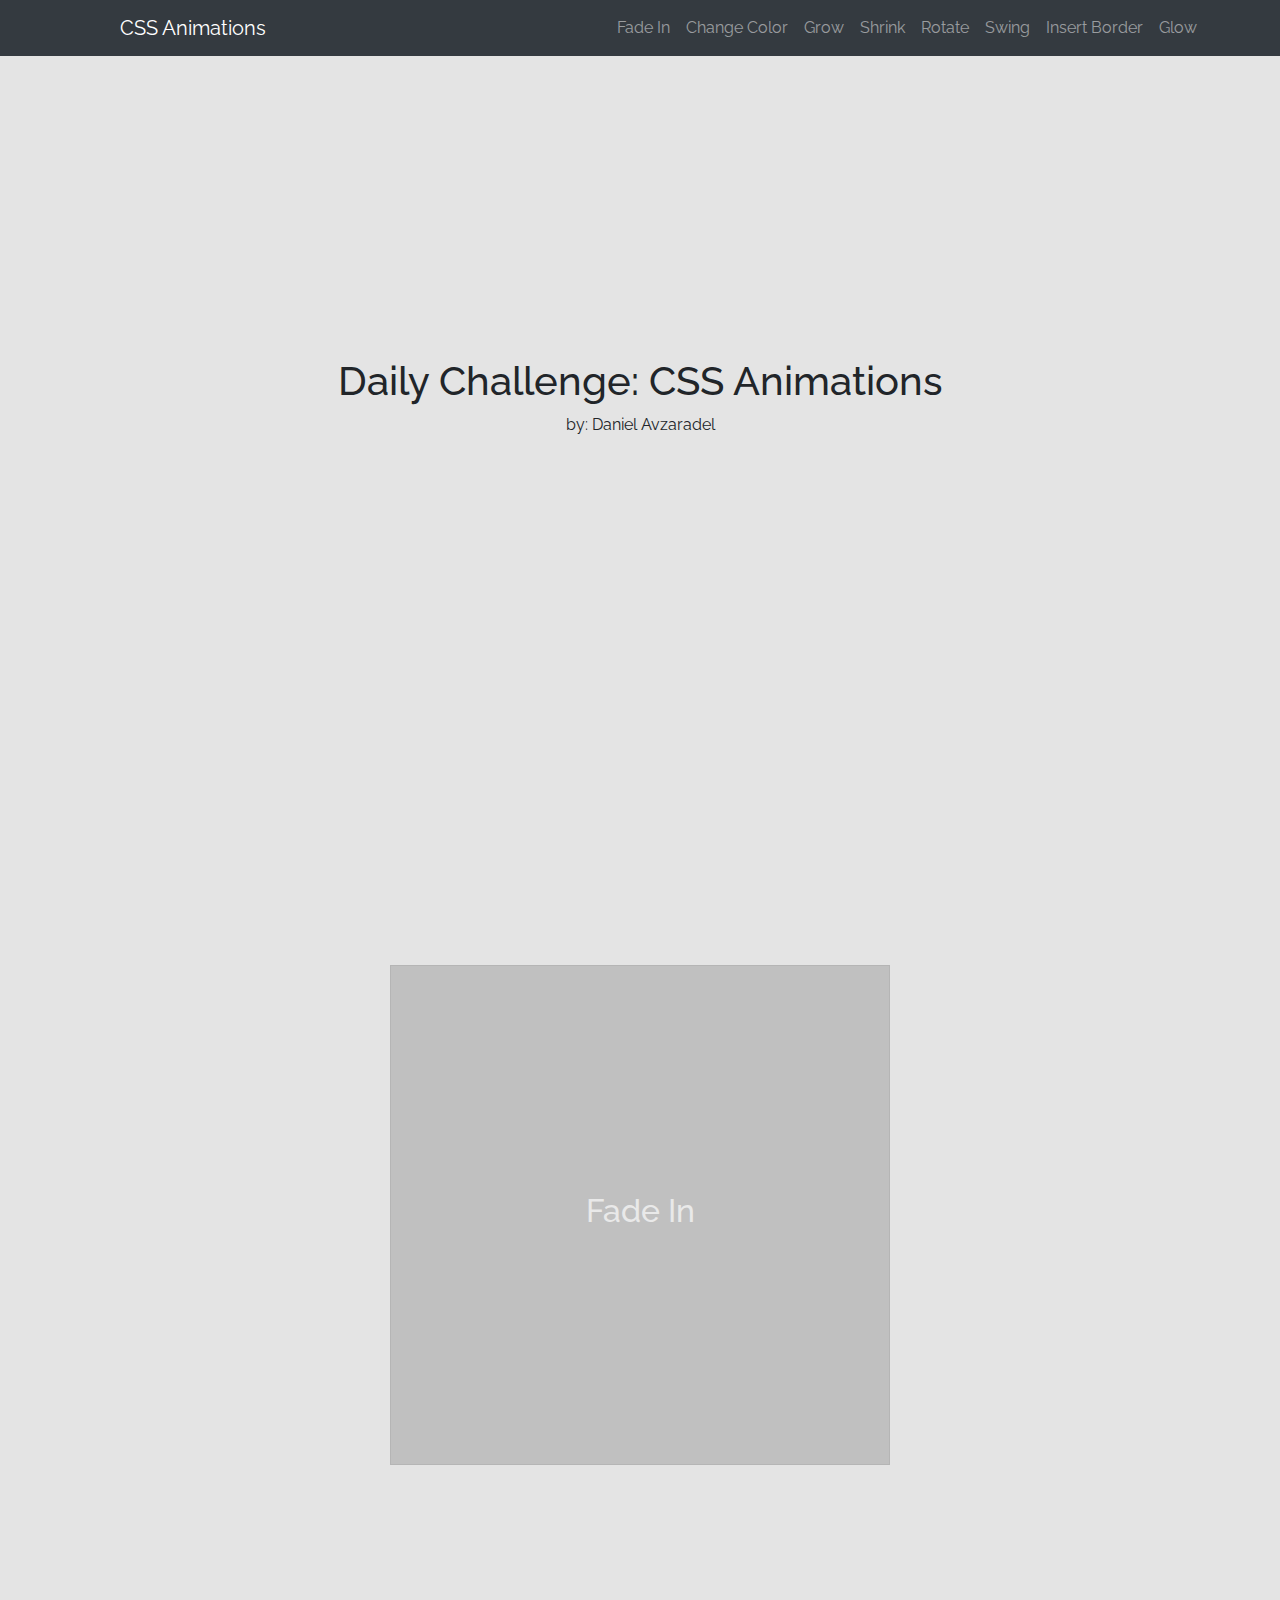
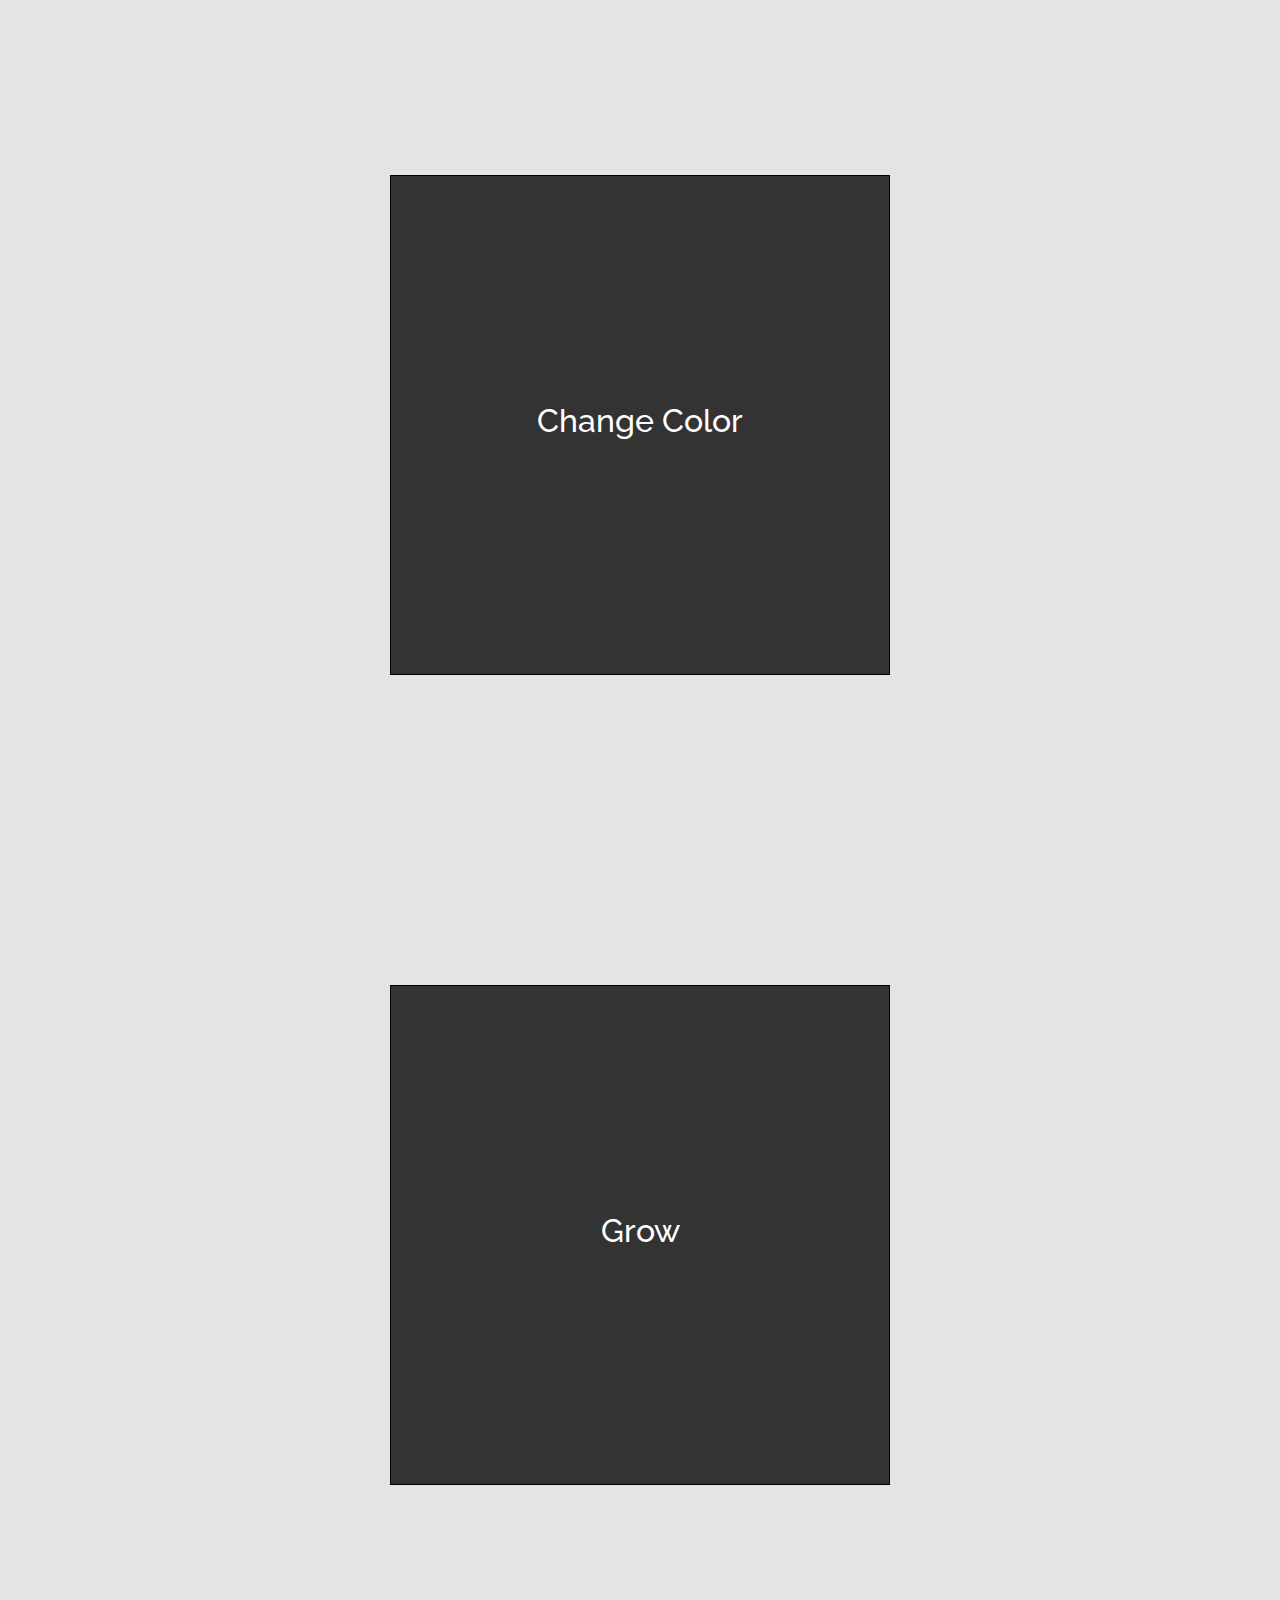
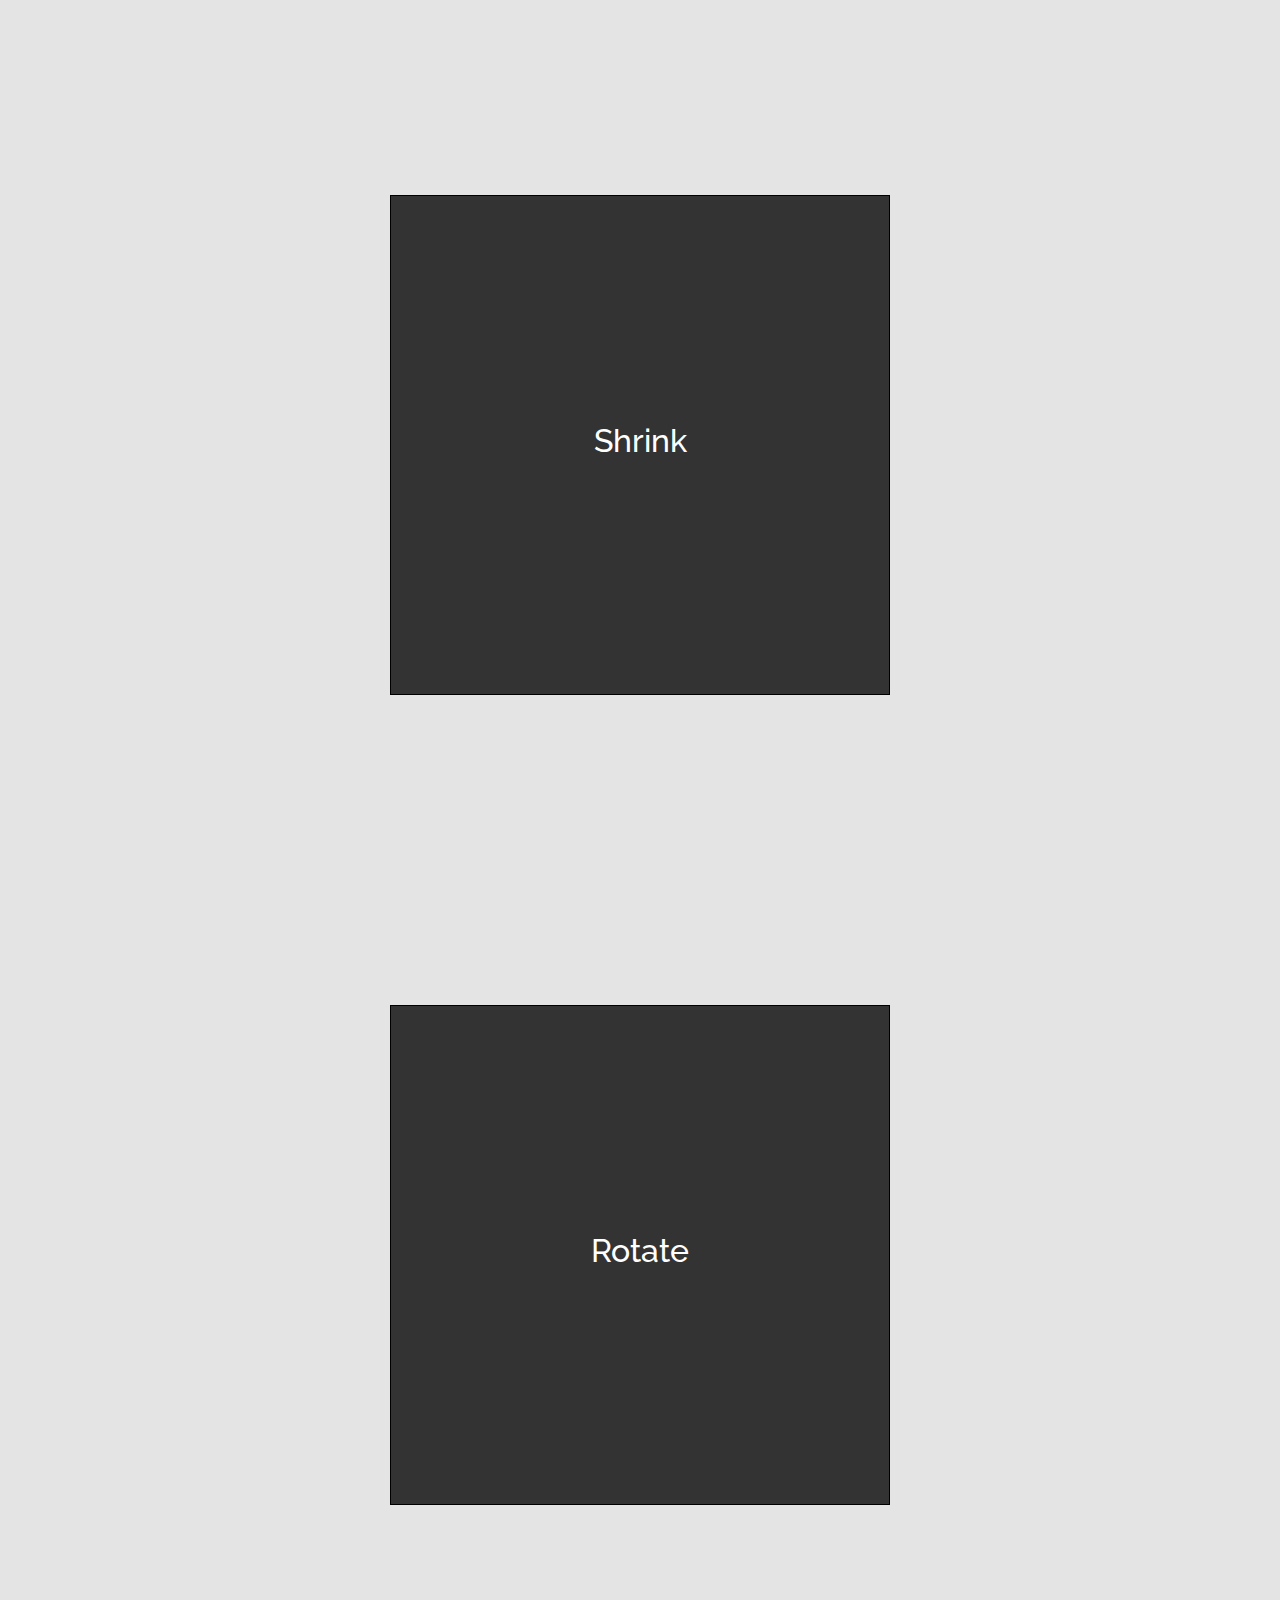
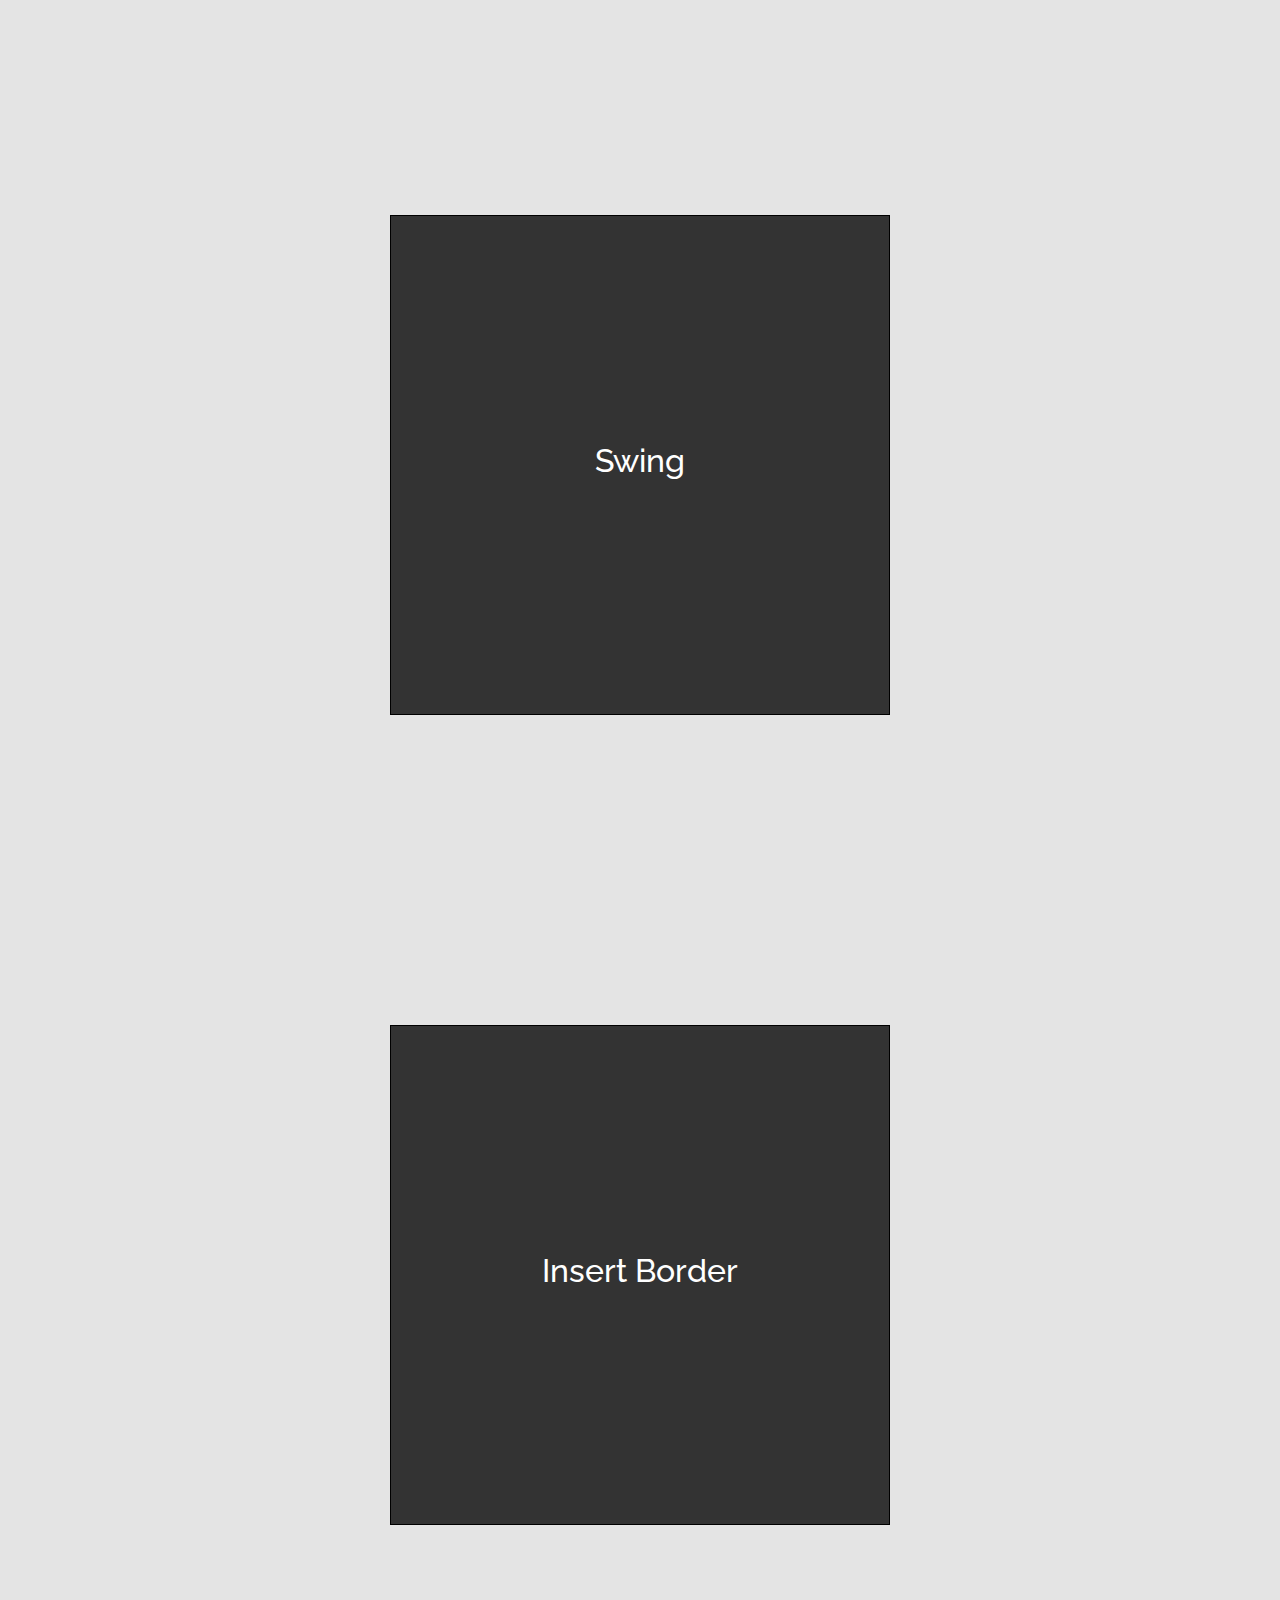
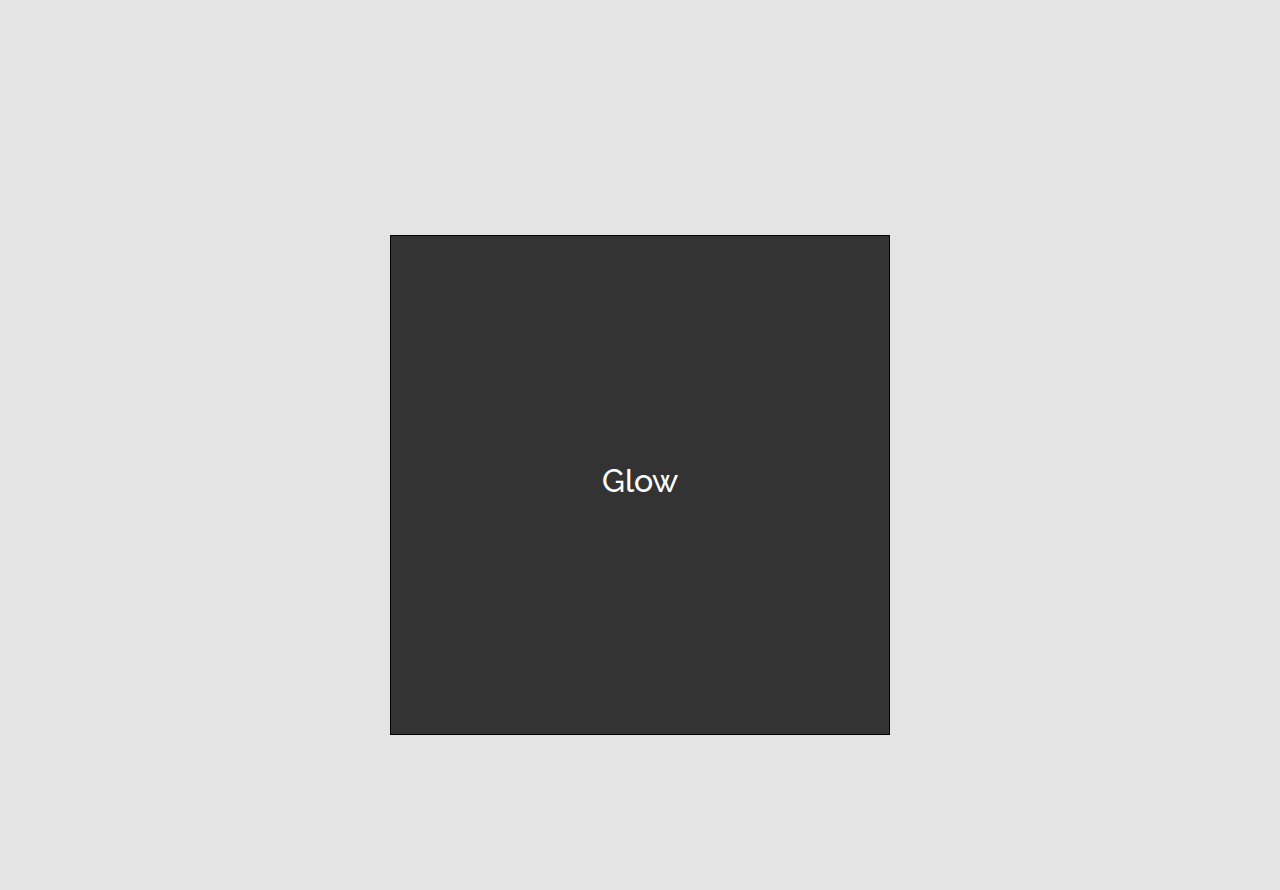
<file: daily-challenge-css-animation/index.html>
<!DOCTYPE html>
<html lang="en" id="html">
  <head>
    <meta charset="UTF-8" />
    <meta http-equiv="X-UA-Compatible" content="IE=edge" />
    <meta name="viewport" content="width=device-width, initial-scale=1.0" />
    <title>Daily Challenge: CSS Animation</title>

    <!-- Bootstrap CSS -->

    <link
      rel="stylesheet"
      href="https://maxcdn.bootstrapcdn.com/bootstrap/4.5.2/css/bootstrap.min.css"
    />
    <link rel="stylesheet" href="./main.css" />
    <script src="https://ajax.googleapis.com/ajax/libs/jquery/3.5.1/jquery.min.js"></script>
    <script src="https://cdnjs.cloudflare.com/ajax/libs/popper.js/1.16.0/umd/popper.min.js"></script>
    <script src="https://maxcdn.bootstrapcdn.com/bootstrap/4.5.2/js/bootstrap.min.js"></script>

    <!-- GOOGLE FONTS -->

    <link rel="preconnect" href="https://fonts.gstatic.com">
    <link href="https://fonts.googleapis.com/css2?family=Raleway:wght@200;300;400;600&display=swap" rel="stylesheet">

  </head>
  <body>
    
    <header>

    <nav class="navbar navbar-expand-xl navbar-dark bg-dark fixed-top">
      <a class="navbar-brand offset-1" href="#html">CSS Animations</a>

      <button
        class="navbar-toggler"
        type="button"
        data-toggle="collapse"
        data-target="#navbarTogglerDemo02"
        aria-controls="navbarTogglerDemo02"
        aria-expanded="false"
        aria-label="Toggle navigation">

        <span class="navbar-toggler-icon"></span>
      </button>

      <div class="collapse navbar-collapse" id="navbarTogglerDemo02">
        <ul class="navbar-nav mr-auto mt-0 mt-lg-0 mt-md-0 offset-xl-4 offset-1">
          <li class="nav-item">
            <a class="nav-link" href="#fadein">Fade In</a>
          </li>
          <li class="nav-item">
            <a class="nav-link" href="#changecolor">Change Color</a>
          </li>
          <li class="nav-item">
            <a class="nav-link" href="#grow">Grow</a>
          </li>
          <li class="nav-item">
            <a class="nav-link" href="#shrink">Shrink</a>
          </li>
          <li class="nav-item">
            <a class="nav-link" href="#rotate">Rotate</a>
          </li>
          <li class="nav-item">
            <a class="nav-link" href="#swing">Swing</a>
          </li>
          <li class="nav-item">
            <a class="nav-link" href="#insborder">Insert Border</a>
          </li>
          <li class="nav-item">
            <a class="nav-link" href="#glow">Glow</a>
          </li>
        </ul>
      </div>
    </nav>

    </header>

    <main>

        <div class="container">
            <div>

            <h1>Daily Challenge: CSS Animations</h1> 
            <p>by: Daniel Avzaradel</p>

            </div>

        </div>

        <div class="container" id="fadein">
            <div class="fadein">
                <h2>Fade In</h2>
            </div>
        </div>

        <div class="container" id="changecolor">
            <div class="changecolor">
                <h2>Change Color</h2>
            </div>
        </div>

        <div class="container" id="grow">
            <div class="grow">
                <h2>Grow</h2>
            </div>
        </div>

        <div class="container" id="shrink">
            <div class="shrink">
                <h2>Shrink</h2>
            </div>
        </div>

        <div class="container" id="rotate">
            <div class="rotate">
                <h2>Rotate</h2>
            </div>
        </div>

        <div class="container" id="swing">
            <div class="swing">
                <h2>Swing</h2>
            </div>
        </div>

        <div class="container" id="insborder">
            <div class="insborder">
                <h2>Insert Border</h2>
            </div>
        </div>

        <div class="container" id="glow">
            <div class="glow">
                <h2>Glow</h2>
            </div>
        </div>

    </main>

  </body>
</html>
</file>
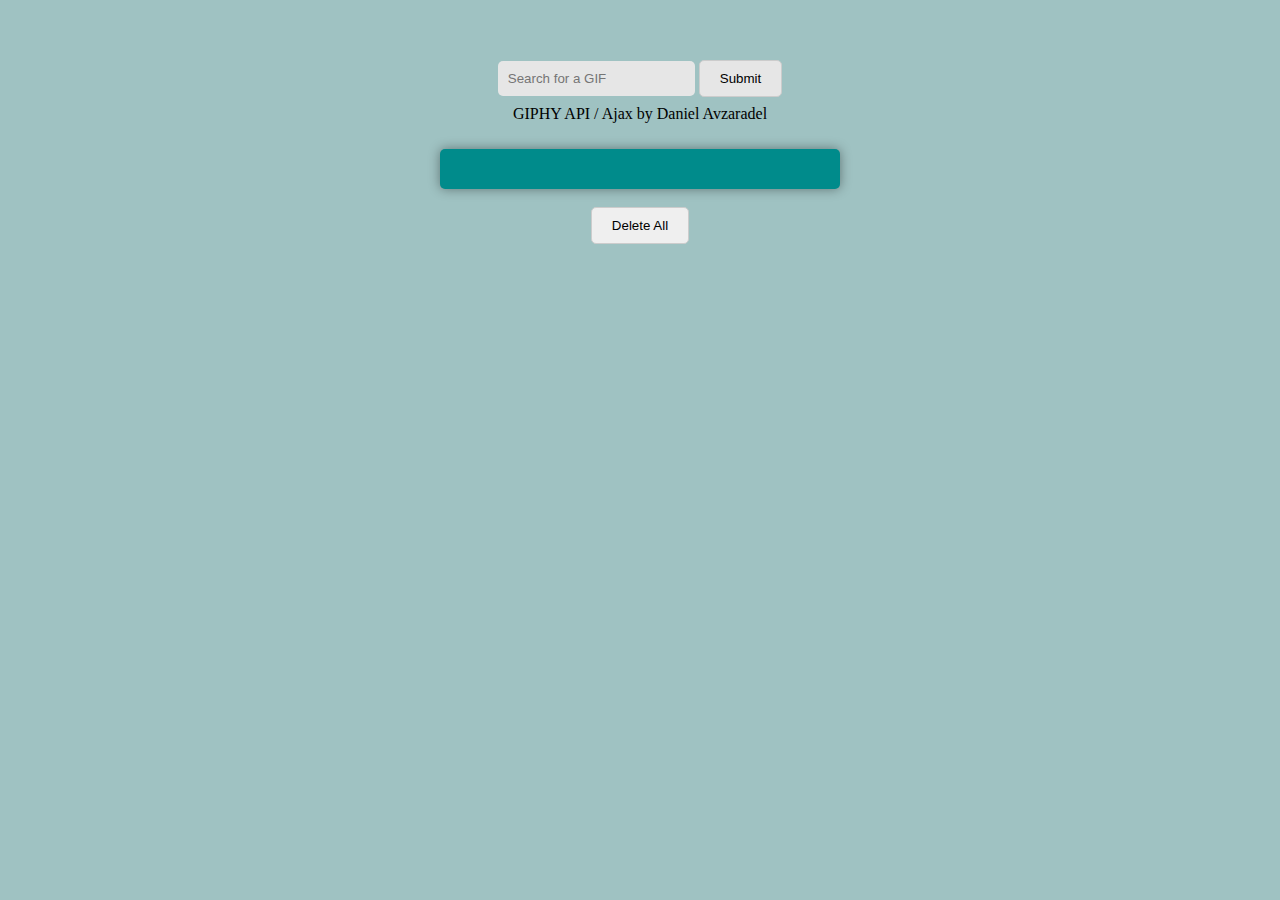
<file: giphy-api/index.html>
<!DOCTYPE html>
<html lang="en">
<head>
    <meta charset="UTF-8">
    <meta http-equiv="X-UA-Compatible" content="IE=edge">
    <meta name="viewport" content="width=device-width, initial-scale=1.0">
    <title>Document</title>
    <link rel="stylesheet" href="./main.css">
</head>
<body>

    <main>
        <div class="container">
            <form action="">
                <input type="text" id="search" placeholder="Search for a GIF">
                <input type="submit" id="send">
                <p class="error hidden">Error: You search returned no results.</p>
                <p>GIPHY API / Ajax by Daniel Avzaradel</p>

            </form>
            <br>
            <div class="gif"></div>
            <br>
            <button id="deleteAll">Delete All</button>
        </div>
    </main>
    
    <script src="./main.js"></script>
</body>
</html>
</file>
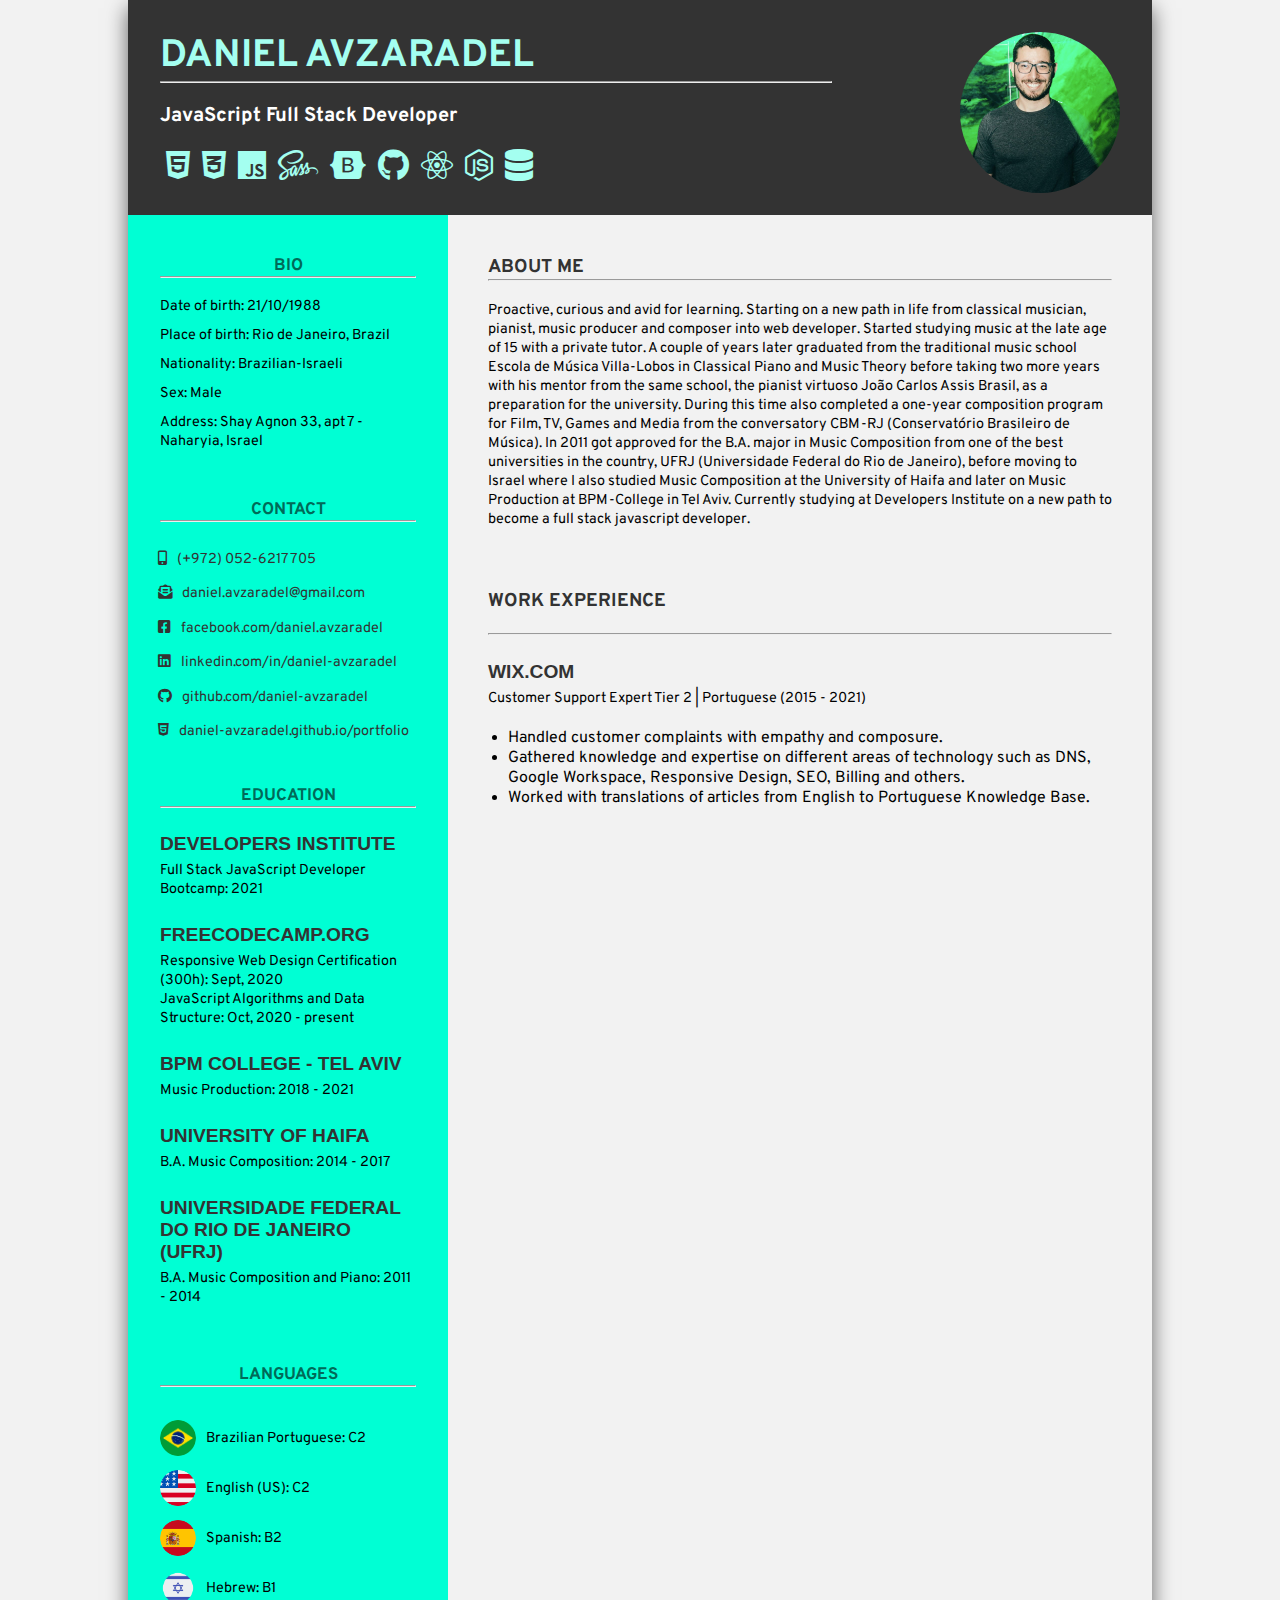
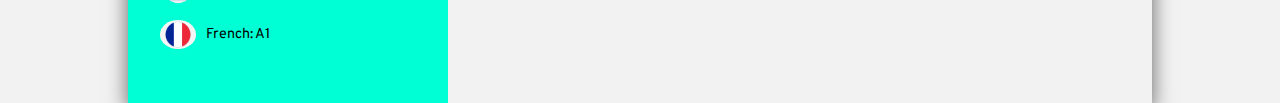
<file: my-curriculum-vitae/index.html>
<!DOCTYPE html>
<html lang="en">
<head>
    <meta charset="UTF-8">
    <meta http-equiv="X-UA-Compatible" content="IE=edge">
    <meta name="viewport" content="width=device-width, initial-scale=1.0">
    <title>Daniel Avzaradel - Curriculum Vitae</title>

    <link rel="stylesheet" href="./main.css">
    <link rel="preconnect" href="https://fonts.gstatic.com">
<link href="https://fonts.googleapis.com/css2?family=Overpass:wght@300;400;700&display=swap" rel="stylesheet">

<link rel="stylesheet" href="https://cdnjs.cloudflare.com/ajax/libs/font-awesome/5.15.3/css/all.min.css">

</head>
<body>
    
    <div class="page">

        <header>
            <div>
                <img src="./profile.png" alt="Profile picture">
                <h1>DANIEL AVZARADEL</h1><hr>
                <h2>JavaScript Full Stack Developer</h2>
                <br>
                <ul>
                    <li><i class="fab fa-html5 fa-2x"></i></li>
                    <li><i class="fab fa-css3-alt fa-2x"></i></li>
                    <li><i class="fab fa-js fa-2x"></i></li>
                    <li><i class="fab fa-sass fa-2x"></i></li>
                    <li><i class="fab fa-bootstrap fa-2x"></i></li>
                    <li><i class="fab fa-github fa-2x"></i></li>
                    <li><i class="fab fa-react fa-2x"></i></li>
                    <li><i class="fab fa-node-js fa-2x"></i></li>
                    <li><i class="fas fa-database fa-2x"></i></i></li>
                </ul>

            </div>
        </header>

        <main>
            <aside id="left">
                <h3>Bio</h3>
                <hr>
                <br>
                <ul id="bio">
                    <li>Date of birth: 21/10/1988</li>
                    <li>Place of birth: Rio de Janeiro, Brazil</li>
                    <li>Nationality: Brazilian-Israeli</li>
                    <li>Sex: Male</li>
                    <li>Address: Shay Agnon 33, apt 7 - Naharyia, Israel</li>
                    <br>
                </ul>
                <br>
                <h3>Contact</h3>
                <hr>
                <br>
                <ul id="contact">
                    <li><a href="tel:+972 052-6217705"><i class="fas fa-mobile-alt"></i>(+972) 052-6217705</a></li>
                    <li><a href="mailto:daniel.avzaradel@gmail.com"><i class="fas fa-envelope-open-text"></i>daniel.avzaradel@gmail.com</a></li>
                    <li><a href="https://www.facebook.com/daniel.avzaradel" target="_blank"><i class="fab fa-facebook-square"></i>facebook.com/daniel.avzaradel</a></li>
                    <li><a href="https://www.linkedin.com/in/daniel-avzaradel" target="_blank"><i class="fab fa-linkedin"></i>linkedin.com/in/daniel-avzaradel</a></li>
                    <li><a href="https://www.github.com/daniel-avzaradel" target="_blank"><i class="fab fa-github"></i>github.com/daniel-avzaradel</a></li>
                    <li><a href="https://daniel-avzaradel.github.io/portfolio/" target="_blank"><i class="fab fa-html5"></i></i>daniel-avzaradel.github.io/portfolio</a></li>
                </ul>
                <br><br>
                <h3>Education</h3>
                <hr>
                <br>
                <ul id="education">
                    <li><h4>Developers Institute</h4>
                        <p>Full Stack JavaScript Developer Bootcamp: 2021</p>
                    </li>
                    <br>
                    <li><h4>FreeCodeCamp.org</h4>
                        <p>Responsive Web Design Certification (300h): Sept, 2020 </p>
                        <p>JavaScript Algorithms and Data Structure: Oct, 2020 - present </p>
                    </li>
                    <br>
                    <li><h4>BPM College - Tel Aviv</h4>
                        <p>Music Production: 2018 - 2021</p>
                    </li>
                    <br>
                    <li><h4>University of Haifa</h4>
                        <p>B.A. Music Composition: 2014 - 2017 </p>
                    </li>
                    <br>
                    <li><h4>Universidade Federal do Rio de Janeiro (UFRJ)</h4>
                        <p>B.A. Music Composition and Piano: 2011 - 2014 </p>
                    </li>
                    <br>
                </ul>
                <br><br>
                <h3>Languages</h3>
                <hr>
                <br>
                <ul id="languages">
                    
                    <li>
                        <div class="container">
                        <img src="./brazil-flag.png" alt="Brazilian flag">
                        Brazilian Portuguese: C2
                        </div>
                    </li>
                    
                    <li>
                        <div class="container">
                        <img src="./us-flag.png" alt="flag of the United States">
                        English (US): C2
                        </div>
                    </li>

                    <li>
                        <div class="container">
                        <img src="./spain-flag.png" alt="Spanish flag">
                        Spanish: B2
                        </div>
                    </li>

                    <li>
                        <div class="container">
                        <img src="./israel-flag.png" alt="Israeli flag">
                        Hebrew: B1
                        </div>
                    </li>
                
                    <li>
                        <div class="container">
                        <img src="./france-flag.png" alt="France flag">
                        French: A1
                        </div>
                    </li>
                   
                </ul>

            </aside>

            <aside id="right">
                <br>
                <h3>About Me</h3>
                <hr>
                <br>
                <p>Proactive, curious and avid for learning. Starting on a new path in life from classical musician, pianist, music producer and composer into web developer. Started studying music at the late age of 15 with a private tutor. A couple of years later graduated from the traditional music school Escola de Música Villa-Lobos in Classical Piano and Music Theory before taking two more years with his mentor from the same school, the pianist virtuoso João Carlos Assis Brasil, as a preparation for the university. During this time also completed a one-year composition program for Film, TV, Games and Media from the conversatory CBM-RJ (Conservatório Brasileiro de Música). In 2011 got approved for the B.A. major in Music Composition from one of the best universities in the country, UFRJ (Universidade Federal do Rio de Janeiro), before moving to Israel where I also studied Music Composition at the University of Haifa and later on Music Production at BPM-College in Tel Aviv. Currently studying at Developers Institute on a new path to become a full stack javascript developer.</p>
                <br>
                <br><br>
                <h3>WORK EXPERIENCE</h3>
                <br><hr><br>
                <h4>WIX.com</h4>
                <p>Customer Support Expert Tier 2 | Portuguese (2015 - 2021)</p><br>
                <ul>
                    <li>Handled customer complaints with empathy and composure.</li>
                    <li>Gathered knowledge and expertise on different areas of technology such as DNS, Google Workspace, Responsive Design, SEO, Billing and others.</li>
                    <li>Worked with translations of articles from English to Portuguese Knowledge Base.</li>
                </ul>
            </aside>

        </main>

    </div>

</body>
</html>
</file>
<file: daily-challenge-css-animation/main.css>
html, body {
    padding: 0;
    margin: 0;
    box-sizing: border-box;
    width: 100%;
    height: 100vh;
    scroll-behavior: smooth;
    font-family: 'Raleway', sans-serif;
}

body {
    background-color: #e4e4e4;
    box-sizing: border-box;
}

.container {
    width: 100%;
    height: 90vh;
    box-sizing: border-box;
    background-color: #e4e4e4;
    display: flex;
    justify-content: center;
    box-sizing: border-box;
    align-items: center;
}

h1, p {
    display: block;
    text-align: center;
}

.fadein {
    margin: auto;
    color: white;
    border: 1px solid black;
    width: 500px;
    height: 500px;
    display: flex;
    justify-content: center;
    align-items: center;
    background-color: #333;
    transition: 0.4s ease all;
    opacity: 0.2;
}

.fadein:hover {
    opacity: 1;
}

.changecolor {
    margin: auto;
    color: white;
    border: 1px solid black;
    width: 500px;
    height: 500px;
    display: flex;
    justify-content: center;
    align-items: center;
    background-color: #333;
    transition: 0.4s ease all;
}

.changecolor:hover {
    background-color: royalblue;
}

.grow {
    margin: auto;
    color: white;
    border: 1px solid black;
    width: 500px;
    height: 500px;
    display: flex;
    justify-content: center;
    align-items: center;
    background-color: #333;
    transition: 0.4s ease all;
}

.grow:hover {
    transform: scale(1.4);
}

.shrink {
    margin: auto;
    color: white;
    border: 1px solid black;
    width: 500px;
    height: 500px;
    display: flex;
    justify-content: center;
    align-items: center;
    background-color: #333;
    transition: 0.4s ease all;
}

.shrink:hover {
    transform: scale(0.6);
}

.rotate {
    margin: auto;
    color: white;
    border: 1px solid black;
    width: 500px;
    height: 500px;
    display: flex;
    justify-content: center;
    align-items: center;
    background-color: #333;
    transition: 0.4s ease all;
}

.rotate:hover {
    transform: rotate(180deg);
}

.swing {
    margin: auto;
    color: white;
    border: 1px solid black;
    width: 500px;
    height: 500px;
    display: flex;
    justify-content: center;
    align-items: center;
    background-color: #333;
    transition: 0.4s ease all;
}

.swing:hover {
    animation: swing ease-in-out 1s alternate;
}

@keyframes swing {
    0% { transform: translateX(5px); }
    20% { transform: translateX(-5px); }
    40% { transform: translateX(5px); }
    80% { transform: translateX(-5px); }
    100% { transform: translateX(5px); }
}

.insborder {
    margin: auto;
    color: white;
    border: 1px solid black;
    width: 500px;
    height: 500px;
    display: flex;
    justify-content: center;
    align-items: center;
    background-color: #333;
    transition: 0.4s ease all;
}

.insborder:hover {
    border: 15px solid royalblue;
}

.glow {
    margin: auto;
    color: white;
    border: 1px solid black;
    width: 500px;
    height: 500px;
    display: flex;
    justify-content: center;
    align-items: center;
    background-color: #333;
    -webkit-animation: glow 1s ease-in-out infinite alternate;
    -moz-animation: glow 1s ease-in-out infinite alternate;
    animation: glow 1s ease-in-out infinite alternate;
}

@keyframes glow {
    from {
      text-shadow: 0 0 10px #fff, 0 0 20px #fff, 0 0 30px #e60073, 0 0 40px #e60073, 0 0 50px #e60073, 0 0 60px #e60073, 0 0 70px #e60073;
    }
    to {
      text-shadow: 0 0 20px #fff, 0 0 30px #ff4da6, 0 0 40px #ff4da6, 0 0 50px #ff4da6, 0 0 60px #ff4da6, 0 0 70px #ff4da6, 0 0 80px #ff4da6;
    }
  }
</file>
<file: giphy-api/main.css>
* {
    padding: 0;
    margin: 0;
    box-sizing: border-box;
}

html, body {
    width: 100%;
    height: 100%;
    box-sizing: border-box;
    background-color: rgb(159, 194, 194);
}

.container {
    display: flex;
    flex-direction: column;
    justify-content:center;
    align-items: center;
    width: 100%;
    height: 100%;
}

form input {
    padding: 10px;
    border: none;
    outline: none;
    background-color: rgb(230, 230, 230);
    border-radius: 5px;
    margin-top: 60px;
}

form p {
    text-align: center;
    margin: 8px;
}

p.error {
    color: crimson;
}
.hidden {
    display: none;
}

#send, #deleteAll {
    cursor: pointer;
    padding: 10px 20px;
    transition: 0.2s ease all;
    box-sizing: border-box;
    border: 1px solid #ccc;
    border-radius: 5px;
}
#send:hover, #deleteAll:hover {
    background-color: rgb(45, 204, 183);
    border: 1px solid #333;
    box-sizing: border-box;
}

.gif {
    display: flex;
    justify-content: center;
    align-items: center;
    max-width: 90%;
    min-width: 400px;
    background-color: darkcyan;
    border-radius: 5px;
    box-shadow: 0 0 12px rgba(0,0,0,0.4);
    padding: 20px;
}
</file>
<file: my-curriculum-vitae/main.css>
* {
    padding: 0;
    margin: 0;
    box-sizing: border-box;
    font-family: 'Overpass', Helvetica, sans-serif;
}

body {
    background-color: #f2f2f2;
    width: 100%;
    height: auto;
    display: flex;
    justify-content: center;
    box-sizing: border-box;
}


/* ----- ----- HEADER ----- ----- */


.page {
    width: 70%;
    background-color: #f2f2f2;
    box-shadow: 0px 8px 20px rgba(0,0,0,0.6);
    height: auto;
}

header {
    background-color: #333;
    color: #A4FFF0;
    height: auto;
    padding: 2rem;
}

header hr {
    width: 70%;
}

h1 {
    font-size: 2.4rem;
    display: flex;
    align-items: center;
}

header div h2 {
    margin-top: 20px;
    color: white;
    font-size: 20px;
}

header ul {
    display: flex;
    list-style: none;
}

header ul li {
    margin: 0 6px;
}

header div img {
    width: 160px;
    border-radius: 50%;
    float: right;
    margin: 0;
}

/* ----- ----- BODY ----- ----- */


main {
    display: flex;
    height: auto;
}

/* ----- ----- LEFT ----- ----- */


#left {
    background-color: #00FFD4;
    width: 360px;
    height: auto;
    display: flex;
    flex-direction: column;
    padding: 2.5rem 2rem;
}

#left a {
    color: #333;
    text-decoration: none;
}

#education, #contact, #languages, #bio {
    text-decoration: none;
    list-style: none;
    font-size: 0.9rem;
}

#bio li {
    margin-bottom: 10px;
}

main aside ul li i {
    margin: 10px 10px;
}

h4 {
    text-transform: uppercase;
    color: #333;
    font-size: 1.2rem;
    margin: 6px 0;
    font-family: 'Gill Sans', 'Gill Sans MT', Calibri, 'Trebuchet MS', sans-serif;
}

aside p {
    font-size: .9rem;
}

#left hr {
    color: #333;
    width: 100%;
}

#left {
    font-size: .9rem;
}

h3 {
    color: #006A58;
    text-align: center;
    text-transform: uppercase;
}

#languages img {
    width: 36px;
    height: auto;
    margin-right: 10px;
    border-radius: 50%;
}
#languages .container {
    display: flex;
    align-items: center;
    margin: 14px 0;
}

/* ----- ----- RIGHT ----- ----- */

#right {
    padding: 20px 40px;
    width: 1000px;
}

#right h3 {
    color: #333;
    font-weight: bold;
    text-align: left;
    text-transform: uppercase;
}

#right ul li {
    list-style-type: disc;
    margin-left: 20px;
}


/* ======== MEDIA QUERIES ======= */


@media screen and (min-width: 1440px) {
    .page {
        width: 80%;
        max-width: 1260px;
    }
}

@media screen and (min-width: 1024px) and (max-width: 1439px) {
    .page {
        width: 80%;
    }
    #left {
        width: 32%;
        min-width: 320px;
    }
    #contact {
        margin-left: -12px;
    }
}

@media screen and (min-width: 768px) and (max-width: 1023px) {
    .page {
        width: 90%;
    }
    main {
        display: flex;
        flex-direction: column;
    }
    #left {
        width: 100%;
    }
    #contact {
        margin-left: -12px;
    }
    h3 {
        text-align: left;
    }
    #contact {
        display: flex;
        flex-wrap: wrap;
        height: auto;
        width: 96%;
    }
    #contact li {
        margin: 2px 6px;
    }
    #education {
        width: 94%;
    }
    #right {
        width: 100%;
        padding-bottom: 80px;
    }
}

@media screen and (max-width: 680px) {
    header div img {
        display: none;
    }
}

@media screen and (min-width: 425px) and (max-width: 767px) {
    .page {
        width: 100%;
    }
    main {
        display: flex;
        flex-direction: column;
    }
    h1 {
        font-size: 2rem;
    }
    #left {
        width: 100%;
    }
    #contact {
        margin-left: -12px;
    }
    h3 {
        text-align: left;
    }
    #contact {
        display: flex;
        flex-wrap: wrap;
        height: auto;
        width: 96%;
    }
    #contact li {
        margin: 2px 6px;
    }
    #education {
        width: 94%;
    }
    #right {
        width: 100%;
        padding-bottom: 60px;
    }
}

@media screen and (min-width: 220px) and (max-width: 424px) {
    .page {
        width: 100%;
    }
    main {
        display: flex;
        flex-direction: column;
    }
    header ul {
        flex-wrap: wrap;
        width: 80%;
    }
    header ul li {
        margin-bottom: 10px;
    }
    h1 {
        font-size: 1.6rem;
    }
    h3 {
        text-align: left;
    }
    #left {
        width: 100%;
    }
    #contact {
        font-size: .9rem;
    }
    #right {
        width: 100%;
        padding-bottom: 60px;
    }
}
</file>
